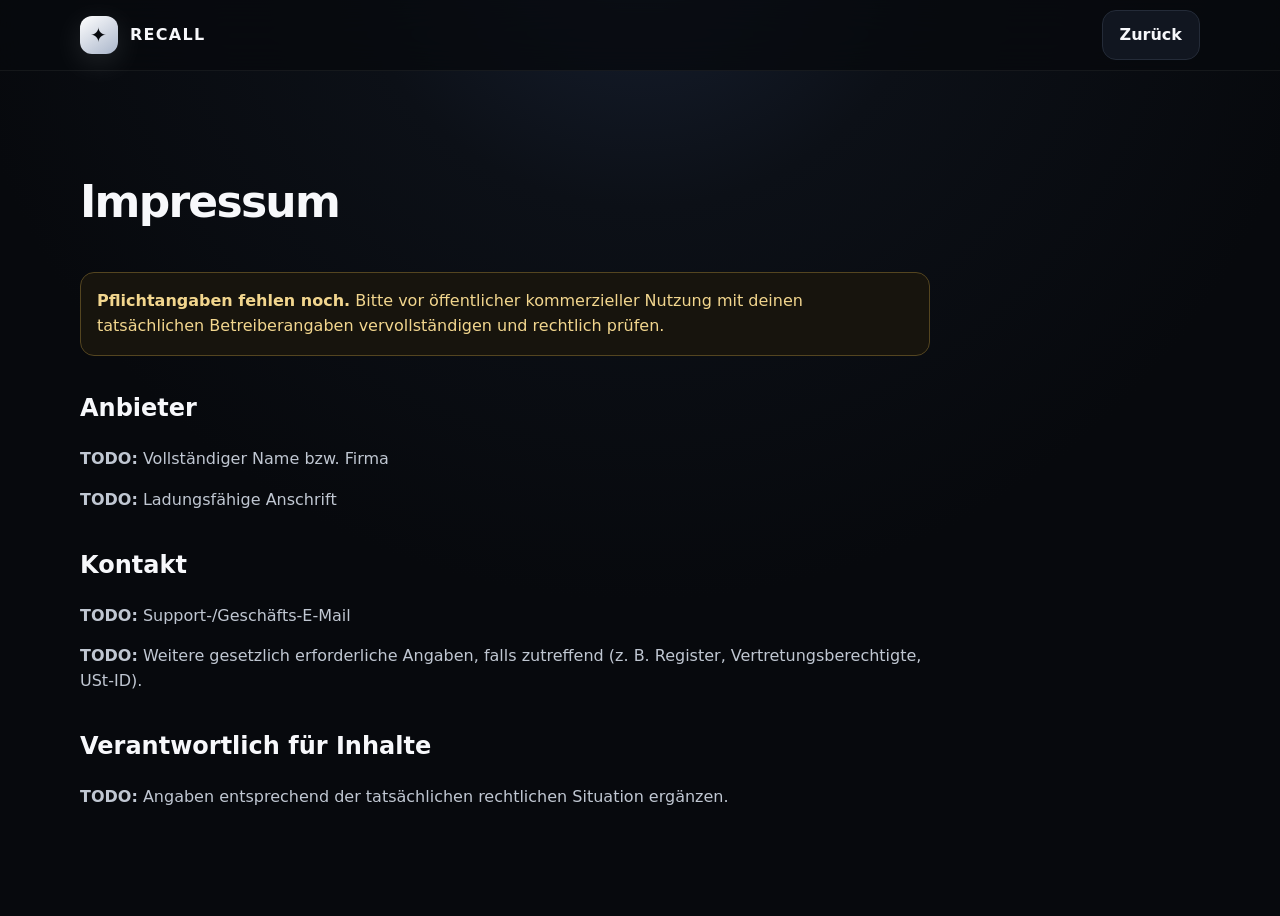
<file: imprint.html>
<!doctype html><html lang="de"><head><meta charset="utf-8"><meta name="viewport" content="width=device-width,initial-scale=1"><title>Impressum – RECALL</title><link rel="stylesheet" href="styles.css"></head><body><header class="nav"><div class="wrap nav-inner"><a class="brand" href="index.html"><span class="logo">✦</span><span>RECALL</span></a><a class="btn" href="index.html">Zurück</a></div></header><main class="legal"><div class="wrap"><article><h1>Impressum</h1><div class="notice"><strong>Pflichtangaben fehlen noch.</strong> Bitte vor öffentlicher kommerzieller Nutzung mit deinen tatsächlichen Betreiberangaben vervollständigen und rechtlich prüfen.</div><h2>Anbieter</h2><p><strong>TODO:</strong> Vollständiger Name bzw. Firma</p><p><strong>TODO:</strong> Ladungsfähige Anschrift</p><h2>Kontakt</h2><p><strong>TODO:</strong> Support-/Geschäfts-E-Mail</p><p><strong>TODO:</strong> Weitere gesetzlich erforderliche Angaben, falls zutreffend (z. B. Register, Vertretungsberechtigte, USt-ID).</p><h2>Verantwortlich für Inhalte</h2><p><strong>TODO:</strong> Angaben entsprechend der tatsächlichen rechtlichen Situation ergänzen.</p></article></div></main></body></html>
</file>
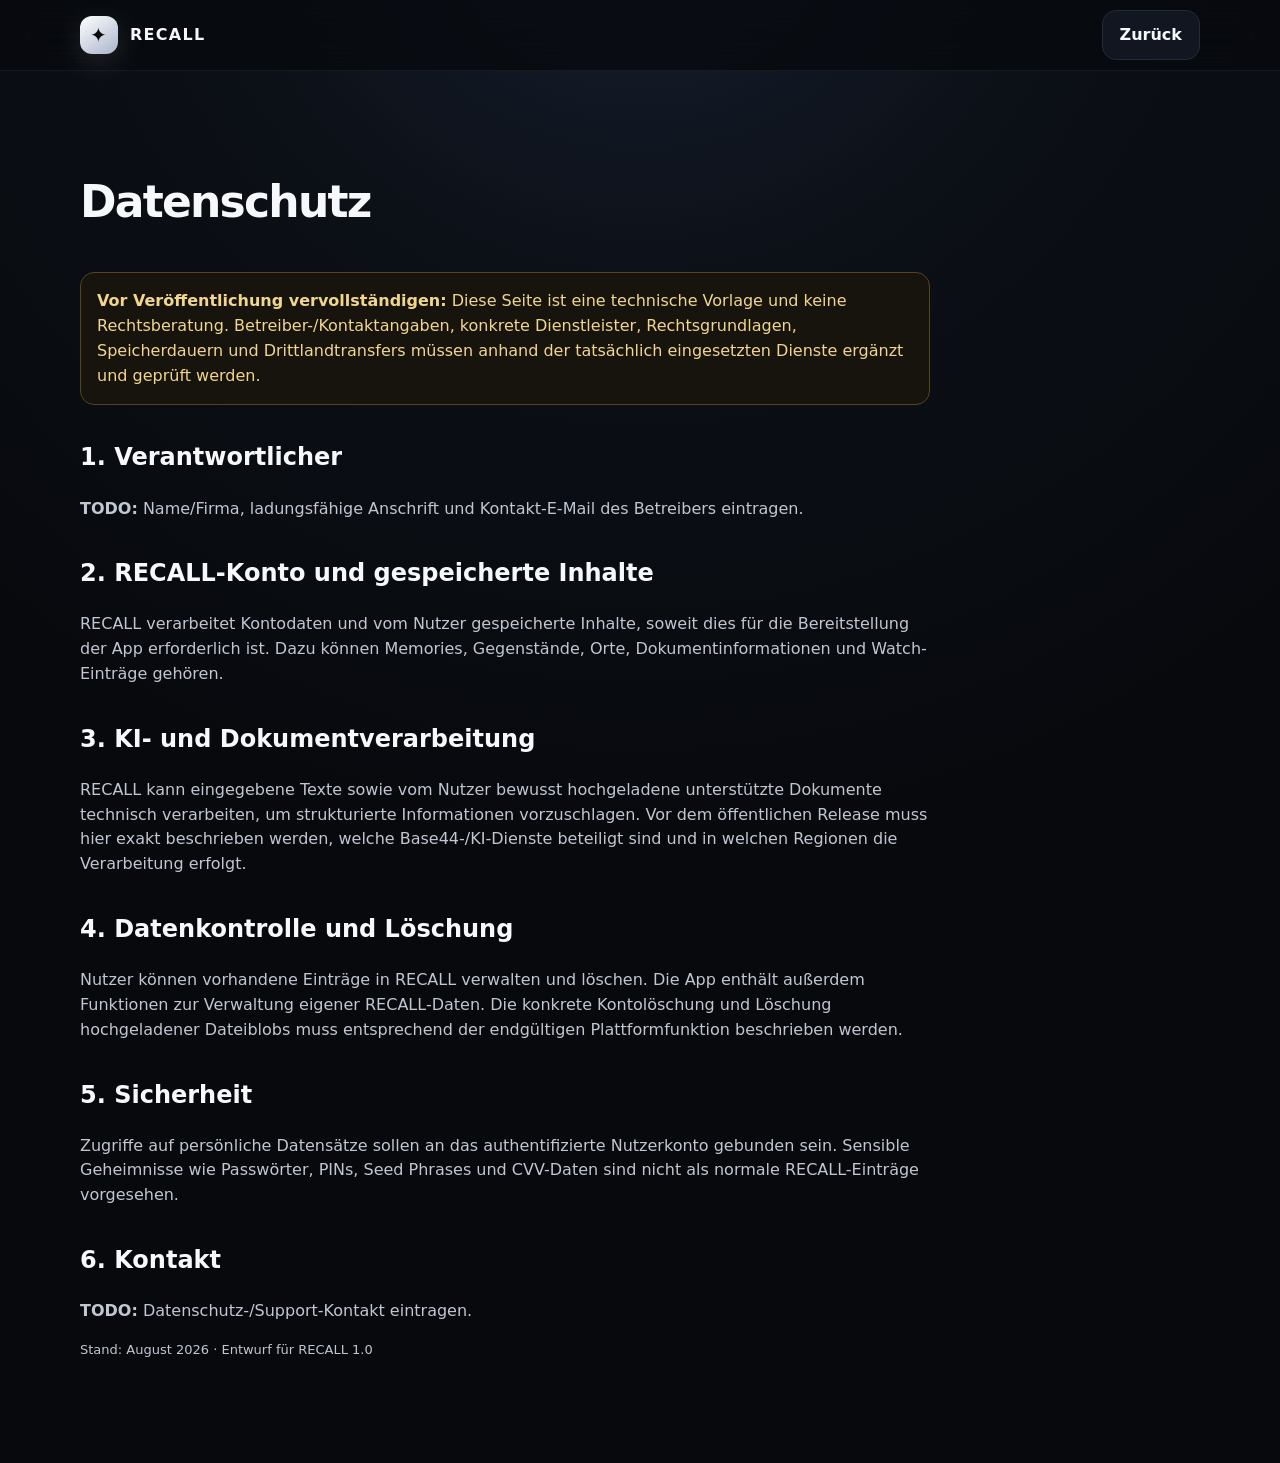
<file: privacy.html>
<!doctype html><html lang="de"><head><meta charset="utf-8"><meta name="viewport" content="width=device-width,initial-scale=1"><title>Datenschutz – RECALL</title><link rel="stylesheet" href="styles.css"></head><body><header class="nav"><div class="wrap nav-inner"><a class="brand" href="index.html"><span class="logo">✦</span><span>RECALL</span></a><a class="btn" href="index.html">Zurück</a></div></header><main class="legal"><div class="wrap"><article><h1>Datenschutz</h1><div class="notice"><strong>Vor Veröffentlichung vervollständigen:</strong> Diese Seite ist eine technische Vorlage und keine Rechtsberatung. Betreiber-/Kontaktangaben, konkrete Dienstleister, Rechtsgrundlagen, Speicherdauern und Drittlandtransfers müssen anhand der tatsächlich eingesetzten Dienste ergänzt und geprüft werden.</div><h2>1. Verantwortlicher</h2><p><strong>TODO:</strong> Name/Firma, ladungsfähige Anschrift und Kontakt-E-Mail des Betreibers eintragen.</p><h2>2. RECALL-Konto und gespeicherte Inhalte</h2><p>RECALL verarbeitet Kontodaten und vom Nutzer gespeicherte Inhalte, soweit dies für die Bereitstellung der App erforderlich ist. Dazu können Memories, Gegenstände, Orte, Dokumentinformationen und Watch-Einträge gehören.</p><h2>3. KI- und Dokumentverarbeitung</h2><p>RECALL kann eingegebene Texte sowie vom Nutzer bewusst hochgeladene unterstützte Dokumente technisch verarbeiten, um strukturierte Informationen vorzuschlagen. Vor dem öffentlichen Release muss hier exakt beschrieben werden, welche Base44-/KI-Dienste beteiligt sind und in welchen Regionen die Verarbeitung erfolgt.</p><h2>4. Datenkontrolle und Löschung</h2><p>Nutzer können vorhandene Einträge in RECALL verwalten und löschen. Die App enthält außerdem Funktionen zur Verwaltung eigener RECALL-Daten. Die konkrete Kontolöschung und Löschung hochgeladener Dateiblobs muss entsprechend der endgültigen Plattformfunktion beschrieben werden.</p><h2>5. Sicherheit</h2><p>Zugriffe auf persönliche Datensätze sollen an das authentifizierte Nutzerkonto gebunden sein. Sensible Geheimnisse wie Passwörter, PINs, Seed Phrases und CVV-Daten sind nicht als normale RECALL-Einträge vorgesehen.</p><h2>6. Kontakt</h2><p><strong>TODO:</strong> Datenschutz-/Support-Kontakt eintragen.</p><p class="small">Stand: August 2026 · Entwurf für RECALL 1.0</p></article></div></main></body></html>
</file>
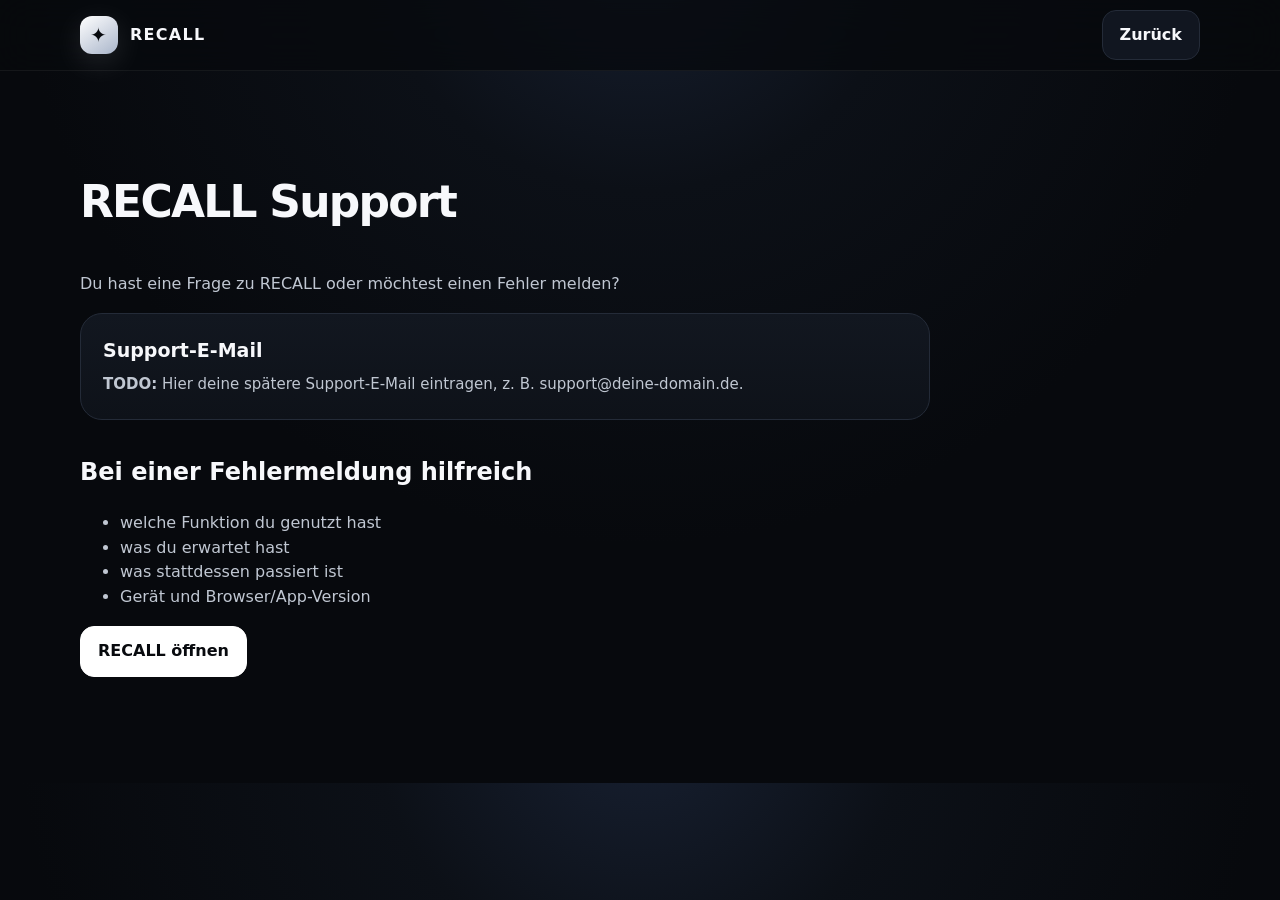
<file: support.html>
<!doctype html><html lang="de"><head><meta charset="utf-8"><meta name="viewport" content="width=device-width,initial-scale=1"><title>Support – RECALL</title><link rel="stylesheet" href="styles.css"></head><body><header class="nav"><div class="wrap nav-inner"><a class="brand" href="index.html"><span class="logo">✦</span><span>RECALL</span></a><a class="btn" href="index.html">Zurück</a></div></header><main class="legal"><div class="wrap"><article class="support-box"><h1>RECALL Support</h1><p>Du hast eine Frage zu RECALL oder möchtest einen Fehler melden?</p><div class="card"><h3>Support-E-Mail</h3><p><strong>TODO:</strong> Hier deine spätere Support-E-Mail eintragen, z. B. support@deine-domain.de.</p></div><h2>Bei einer Fehlermeldung hilfreich</h2><ul><li>welche Funktion du genutzt hast</li><li>was du erwartet hast</li><li>was stattdessen passiert ist</li><li>Gerät und Browser/App-Version</li></ul><p><a class="btn primary" href="https://recall-dein-zweites-gedachtnis-c-be27255f.base44.app" target="_blank" rel="noopener">RECALL öffnen</a></p></article></div></main></body></html>
</file>
<file: styles.css>
:root{--bg:#07090d;--panel:#10141b;--panel2:#151a23;--text:#f7f8fb;--muted:#a8b0bf;--line:#242b38;--accent:#f5f7ff;--accentText:#090b10;--ok:#76e3a1;--warn:#ffcc66;--radius:22px;--max:1120px}
*{box-sizing:border-box}html{scroll-behavior:smooth}body{margin:0;font-family:Inter,ui-sans-serif,system-ui,-apple-system,BlinkMacSystemFont,"Segoe UI",sans-serif;background:radial-gradient(circle at 50% -10%,#182133 0,#0c1017 25%,var(--bg) 58%);color:var(--text);line-height:1.55}a{color:inherit;text-decoration:none}button,a{ -webkit-tap-highlight-color:transparent}.wrap{width:min(var(--max),calc(100% - 36px));margin:auto}.nav{position:sticky;top:0;z-index:50;background:rgba(7,9,13,.78);backdrop-filter:blur(18px);border-bottom:1px solid rgba(255,255,255,.06)}.nav-inner{height:70px;display:flex;align-items:center;justify-content:space-between;gap:20px}.brand{display:flex;align-items:center;gap:12px;font-weight:800;letter-spacing:.08em}.logo{width:38px;height:38px;border-radius:12px;background:linear-gradient(145deg,#fff,#a9b5ca);color:#07090d;display:grid;place-items:center;font-size:20px;box-shadow:0 8px 30px rgba(255,255,255,.12)}.nav-links{display:flex;gap:22px;align-items:center;color:var(--muted);font-size:14px}.nav-links a:hover{color:#fff}.btn{display:inline-flex;align-items:center;justify-content:center;gap:9px;border:1px solid var(--line);border-radius:14px;padding:12px 17px;font-weight:700;transition:.2s;background:#111620}.btn:hover{transform:translateY(-1px);border-color:#3d4658}.btn.primary{background:#fff;color:#080a0e;border-color:#fff}.btn.ghost{background:transparent}.btn.disabled{opacity:.46;cursor:not-allowed;pointer-events:none}.hero{padding:86px 0 60px}.hero-grid{display:grid;grid-template-columns:1.05fr .95fr;align-items:center;gap:48px}.eyebrow{display:inline-flex;gap:8px;align-items:center;border:1px solid #283043;border-radius:999px;padding:7px 11px;color:#c9d1de;background:rgba(255,255,255,.025);font-size:13px}.hero h1{font-size:clamp(46px,6.4vw,82px);line-height:.98;margin:22px 0 22px;letter-spacing:-.055em}.hero p{font-size:clamp(17px,2vw,21px);color:var(--muted);max-width:670px;margin:0 0 28px}.actions{display:flex;flex-wrap:wrap;gap:11px}.trust{margin-top:24px;color:#7f8999;font-size:13px}.phone-stage{position:relative;display:flex;justify-content:center}.glow{position:absolute;width:82%;height:72%;background:radial-gradient(circle,#43557755,transparent 70%);filter:blur(20px);top:12%}.phone{position:relative;width:min(310px,82vw);border-radius:34px;padding:9px;background:#05070a;border:1px solid #2b3443;box-shadow:0 30px 90px #0009,0 0 0 6px #0c1016;overflow:hidden}.phone img{display:block;width:100%;border-radius:27px}.section{padding:76px 0}.section h2{font-size:clamp(34px,4vw,52px);letter-spacing:-.035em;margin:0 0 12px}.lead{color:var(--muted);font-size:18px;max-width:760px;margin:0 0 34px}.feature-grid{display:grid;grid-template-columns:repeat(3,1fr);gap:16px}.card{background:linear-gradient(180deg,#121720,#0e1219);border:1px solid var(--line);border-radius:var(--radius);padding:22px}.card .icon{font-size:25px;margin-bottom:14px}.card h3{margin:0 0 8px;font-size:19px}.card p{margin:0;color:var(--muted);font-size:15px}.demo-grid{display:grid;grid-template-columns:repeat(4,1fr);gap:18px}.shot{background:#0e1219;border:1px solid var(--line);border-radius:26px;padding:8px;overflow:hidden}.shot img{width:100%;display:block;border-radius:20px}.flow{display:grid;grid-template-columns:repeat(4,1fr);gap:12px;counter-reset:step}.flow .card{position:relative}.flow .card:before{counter-increment:step;content:counter(step);width:29px;height:29px;border-radius:9px;background:#fff;color:#090b10;display:grid;place-items:center;font-weight:800;margin-bottom:18px}.cta{border:1px solid #31394a;border-radius:30px;padding:42px;background:linear-gradient(135deg,#141a25,#0b0f15);display:flex;align-items:center;justify-content:space-between;gap:24px}.cta h2{margin:0 0 8px}.cta p{margin:0;color:var(--muted)}.footer{padding:40px 0 64px;color:#808999;font-size:14px}.footer-inner{display:flex;justify-content:space-between;gap:20px;border-top:1px solid var(--line);padding-top:28px}.footer-links{display:flex;gap:18px;flex-wrap:wrap}.legal{padding:60px 0 90px}.legal article{max-width:850px}.legal h1{font-size:44px;letter-spacing:-.04em}.legal h2{margin-top:34px}.legal p,.legal li{color:#c0c7d2}.notice{border:1px solid #544520;background:#17140d;color:#f2d68e;padding:16px;border-radius:14px}.tag{display:inline-block;border-radius:999px;padding:5px 9px;background:#172019;color:#9be2b5;border:1px solid #264732;font-size:12px;font-weight:700}.support-box{max-width:680px}.small{font-size:13px;color:#8f98a8}
@media (max-width:900px){.hero-grid{grid-template-columns:1fr;text-align:center}.hero p{margin-left:auto;margin-right:auto}.actions{justify-content:center}.hero{padding-top:58px}.feature-grid,.flow{grid-template-columns:1fr 1fr}.demo-grid{grid-template-columns:1fr 1fr}.nav-links a:not(.btn){display:none}.cta{flex-direction:column;align-items:flex-start}}
@media (max-width:580px){.wrap{width:min(var(--max),calc(100% - 24px))}.nav-inner{height:64px}.brand span:last-child{font-size:14px}.hero h1{font-size:48px}.feature-grid,.flow,.demo-grid{grid-template-columns:1fr}.phone{width:280px}.section{padding:54px 0}.cta{padding:28px}.footer-inner{flex-direction:column}.btn{width:100%}.actions{width:100%}.nav .btn{width:auto;padding:9px 12px}.legal h1{font-size:36px}}
</file>
